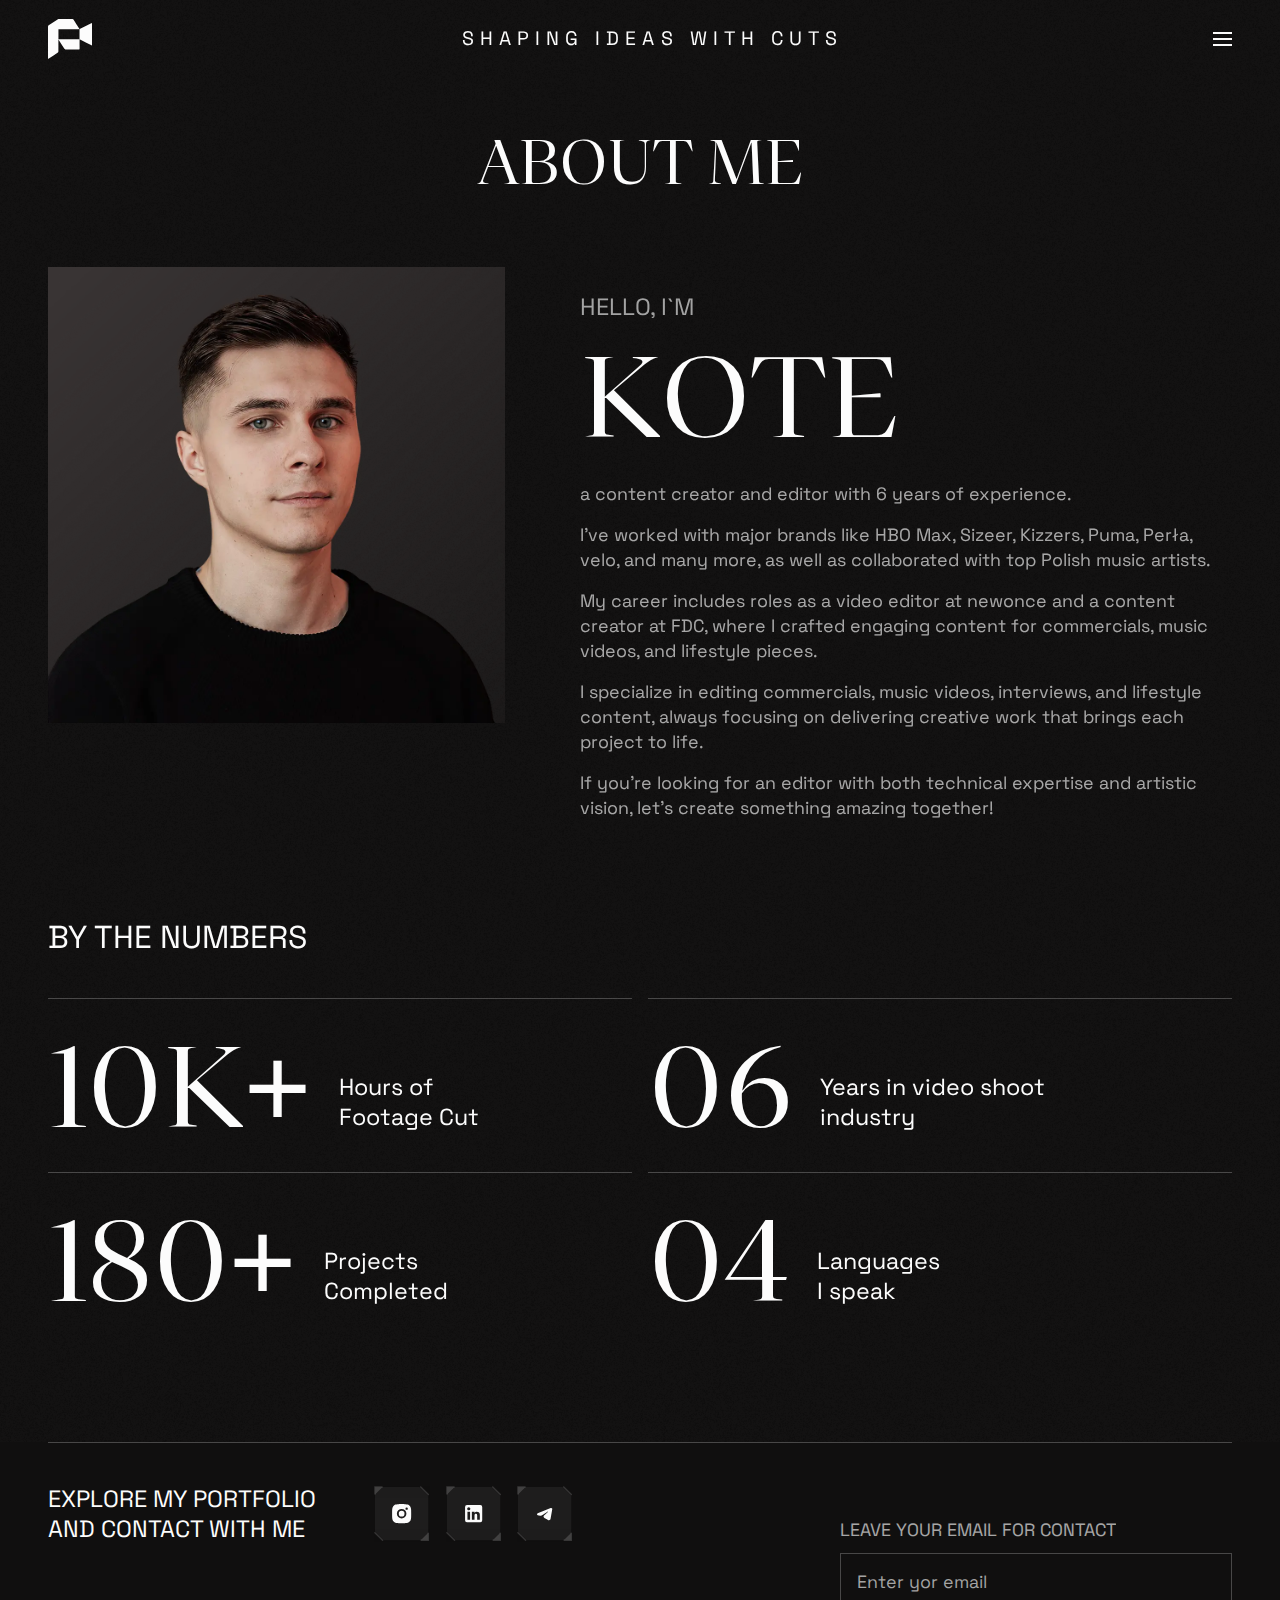
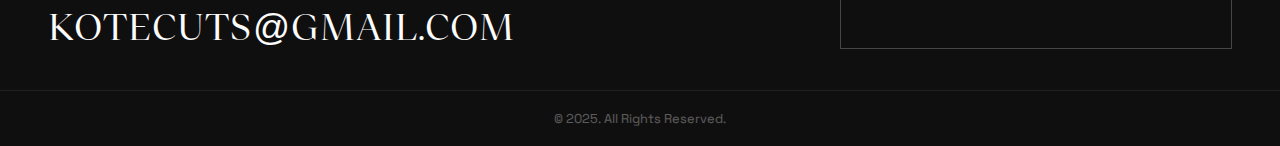
<file: about.html>
<!DOCTYPE html>
<html lang="en">

<head>
    <meta charset="UTF-8">
    <meta name="viewport" content="width=device-width, initial-scale=1.0">
    <link rel="stylesheet" href="css/style.min.css?_v=20250411110507" />
    <link rel="icon" type="image/ico" href="favicon.ico">
    <title>Showreel</title>
    <!-- <script src="https://www.youtube.com/iframe_api?_v=20250411110507"></script> -->
    <script src="https://player.vimeo.com/api/player.js?_v=20250411110507"></script>
</head>

<body>

    <div class="wrapper">
        <header class="header">
    <div class="header__container container">
        <div class="header__body">
            <a href="#" class="header__logo">
                <img src="img/logo.svg" alt="Logo">
            </a>
            <p class="header__text">
                Shaping ideas with cuts
            </p>
            <div class="header__menu-icon">
                <span></span>
            </div>
            <div class="header__menu menu">
                <nav class="menu__body">
                    <ul class="menu__list">
                        <li class="menu__item">
                            <a href="#" class="menu__link">home</a>
                        </li>
                        <li class="menu__item">
                            <a href="#" class="menu__link">porfolio</a>
                        </li>
                        <li class="menu__item">
                            <a href="#" class="menu__link">about</a>
                        </li>
                        <li class="menu__item">
                            <a href="#" class="menu__link">contact</a>
                        </li>
                    </ul>
                </nav>
                <div class="menu__socials socials">
                    <a href="#" class="socials__link">
                        <svg>
                            <use href="img/icons/icons.svg#instagram"></use>
                        </svg>
                    </a>
                    <a href="#" class="socials__link">
                        <svg>
                            <use href="img/icons/icons.svg#linkedin"></use>
                        </svg>
                    </a>
                    <a href="#" class="socials__link">
                        <svg>
                            <use href="img/icons/icons.svg#telegram"></use>
                        </svg>
                    </a>
                </div>
            </div>
        </div>
    </div>
</header>

        <div class="page">

            <section class="about">
                <div class="about__container container">
                    <h1 class="about__title">about me</h1>
                    <div class="about__body">
                        <div class="about__image">
                            <picture><source srcset="img/about/image.webp" type="image/webp"><img src="img/about/image.png" alt="About"></picture>
                        </div>
                        <p class="about__intro">
                            hello, i`m
                        </p>
                        <div class="about__name">
                            Kote
                        </div>
                        <div class="about__text">
                            <p>
                                a content creator and editor with 6 years of experience.
                            </p>
                            <p>
                                I’ve worked with major brands like HBO Max, Sizeer, Kizzers, Puma, Perła, velo, and
                                many
                                more, as well as collaborated with top Polish music artists.
                            </p>
                            <p>
                                My career includes roles as a video editor at newonce and a content creator at FDC,
                                where I crafted engaging content for commercials, music videos, and lifestyle
                                pieces.
                            </p>
                            <p>
                                I specialize in editing commercials, music videos, interviews, and lifestyle
                                content,
                                always focusing on delivering creative work that brings each project to life.
                            </p>
                            <p>
                                If you’re looking for an editor with both technical expertise and artistic vision,
                                let’s
                                create something amazing together!
                            </p>
                        </div>
                    </div>
                </div>
            </section>

            <section class="numbers">
                <div class="numbers__container container">
                    <h2 class="numbers__title">by the numbers</h2>
                    <ul class="numbers__body">
                        <li class="numbers__item">
                            <div class="numbers__value counters"><span data-counter>10</span>K+</div>
                            <div class="numbers__desc">
                                <p>Hours of</p>
                                <p>Footage Cut</p>
                            </div>
                        </li>
                        <li class="numbers__item">
                            <div class="numbers__value counters"><span data-counter>06</span></div>
                            <div class="numbers__desc">
                                <p>Years in video shoot</p>
                                <p>industry</p>
                            </div>
                        </li>
                        <li class="numbers__item">
                            <div class="numbers__value counters"><span data-counter>180</span>+</div>
                            <div class="numbers__desc">
                                <p>Projects</p>
                                <p>Completed</p>
                            </div>
                        </li>
                        <li class="numbers__item">
                            <div class="numbers__value counters"><span data-counter>04</span></div>
                            <div class="numbers__desc">
                                <p>Languages</p>
                                <p>I speak</p>
                            </div>
                        </li>
                    </ul>
                </div>
            </section>

        </div>

        <footer class="footer">
    <div class="footer__container container">
        <div class="footer__body">
            <div class="footer__contacts">
                <div class="footer__socials socials">
                    <p class="socials__text">
                        <span>Explore my portfolio and contact with me</span>
                    </p>
                    <a href="#" class="socials__link">
                        <svg>
                            <use href="img/icons/icons.svg#instagram_footer"></use>
                        </svg>
                    </a>
                    <a href="#" class="socials__link">
                        <svg>
                            <use href="img/icons/icons.svg#linkedin_footer"></use>
                        </svg>
                    </a>
                    <a href="#" class="socials__link">
                        <svg>
                            <use href="img/icons/icons.svg#telegram_footer"></use>
                        </svg>
                    </a>
                </div>
                <a href="#" class="footer__link">kotecuts@gmail.com</a>
            </div>
            <div class="footer__form form-footer">
                <div class="form-footer__title">leave your email for contact <span>incorrect</span></div>
                <div class="form-footer__block">
                    <form action="/#wpcf7-f9-o1" method="post" class="wpcf7-form init" aria-label="Contact form"
                        novalidate="novalidate" data-status="init">
                        <p>
                            <span class="wpcf7-form-control-wrap" data-name="email">
                                <input size="40" maxlength="400" class="wpcf7-form-control wpcf7-text"
                                    aria-invalid="false" placeholder="Enter yor email" value="" type="text"
                                    name="email">
                            </span>
                            <button type="submit">send</button>
                        </p>
                        <div class="wpcf7-response-output" aria-hidden="true"></div>
                    </form>
                </div>
            </div>
        </div>
    </div>
    <p class="footer__rights">© 2025. All Rights Reserved.</p>
    </div>
</footer>
    </div>

    

    <script src="js/app.min.js?_v=20250411110507"></script>
</body>

</html>
</file>
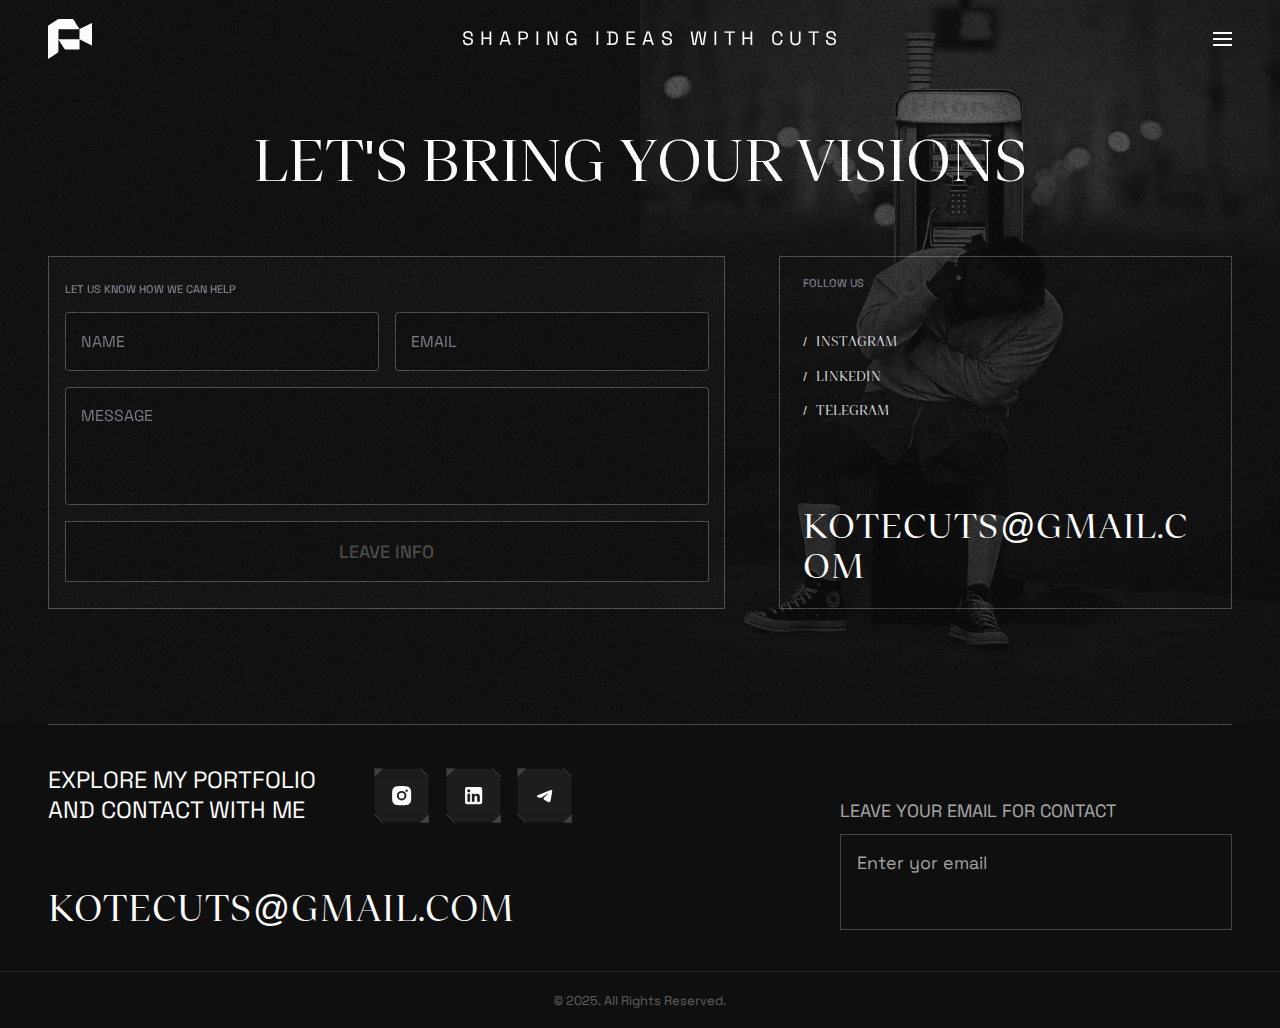
<file: contacts.html>
<!DOCTYPE html>
<html lang="en">

<head>
    <meta charset="UTF-8">
    <meta name="viewport" content="width=device-width, initial-scale=1.0">
    <link rel="stylesheet" href="css/style.min.css?_v=20250411110507" />
    <link rel="icon" type="image/ico" href="favicon.ico">
    <title>Showreel</title>
    <!-- <script src="https://www.youtube.com/iframe_api?_v=20250411110507"></script> -->
    <script src="https://player.vimeo.com/api/player.js?_v=20250411110507"></script>
</head>

<body>

    <div class="wrapper">
        <header class="header">
    <div class="header__container container">
        <div class="header__body">
            <a href="#" class="header__logo">
                <img src="img/logo.svg" alt="Logo">
            </a>
            <p class="header__text">
                Shaping ideas with cuts
            </p>
            <div class="header__menu-icon">
                <span></span>
            </div>
            <div class="header__menu menu">
                <nav class="menu__body">
                    <ul class="menu__list">
                        <li class="menu__item">
                            <a href="#" class="menu__link">home</a>
                        </li>
                        <li class="menu__item">
                            <a href="#" class="menu__link">porfolio</a>
                        </li>
                        <li class="menu__item">
                            <a href="#" class="menu__link">about</a>
                        </li>
                        <li class="menu__item">
                            <a href="#" class="menu__link">contact</a>
                        </li>
                    </ul>
                </nav>
                <div class="menu__socials socials">
                    <a href="#" class="socials__link">
                        <svg>
                            <use href="img/icons/icons.svg#instagram"></use>
                        </svg>
                    </a>
                    <a href="#" class="socials__link">
                        <svg>
                            <use href="img/icons/icons.svg#linkedin"></use>
                        </svg>
                    </a>
                    <a href="#" class="socials__link">
                        <svg>
                            <use href="img/icons/icons.svg#telegram"></use>
                        </svg>
                    </a>
                </div>
            </div>
        </div>
    </div>
</header>

        <div class="page">

            <section class="contacts">
                <div class="contacts__bg">
                    <picture><source srcset="img/contacts/image.webp" type="image/webp"><img src="img/contacts/image.png" alt="Background"></picture>
                </div>
                <div class="contacts__container container">
                    <h1 class="contacts__title">Let's bring your visions</h1>
                    <div class="contacts__body">
                        <div class="contacts__form form">
                            <p class="form__text">
                                let us know how we can help
                            </p>
                            <input type="text" placeholder="NAME" name="user-name">
                            <input type="text" placeholder="email" name="email">
                            <textarea placeholder="message" name="message"></textarea>
                            <button type="submit">leave info</button>
                        </div>
                        <div class="contacts__links links">
                            <p class="links__text">follow us</p>
                            <a href="#" class="links__item">Instagram</a>
                            <a href="#" class="links__item">LinkedIn</a>
                            <a href="#" class="links__item">Telegram</a>
                            <a href="#" class="links__email">kotecuts@gmail.com</a>
                        </div>
                    </div>
                </div>
            </section>

        </div>

        <footer class="footer">
    <div class="footer__container container">
        <div class="footer__body">
            <div class="footer__contacts">
                <div class="footer__socials socials">
                    <p class="socials__text">
                        <span>Explore my portfolio and contact with me</span>
                    </p>
                    <a href="#" class="socials__link">
                        <svg>
                            <use href="img/icons/icons.svg#instagram_footer"></use>
                        </svg>
                    </a>
                    <a href="#" class="socials__link">
                        <svg>
                            <use href="img/icons/icons.svg#linkedin_footer"></use>
                        </svg>
                    </a>
                    <a href="#" class="socials__link">
                        <svg>
                            <use href="img/icons/icons.svg#telegram_footer"></use>
                        </svg>
                    </a>
                </div>
                <a href="#" class="footer__link">kotecuts@gmail.com</a>
            </div>
            <div class="footer__form form-footer">
                <div class="form-footer__title">leave your email for contact <span>incorrect</span></div>
                <div class="form-footer__block">
                    <form action="/#wpcf7-f9-o1" method="post" class="wpcf7-form init" aria-label="Contact form"
                        novalidate="novalidate" data-status="init">
                        <p>
                            <span class="wpcf7-form-control-wrap" data-name="email">
                                <input size="40" maxlength="400" class="wpcf7-form-control wpcf7-text"
                                    aria-invalid="false" placeholder="Enter yor email" value="" type="text"
                                    name="email">
                            </span>
                            <button type="submit">send</button>
                        </p>
                        <div class="wpcf7-response-output" aria-hidden="true"></div>
                    </form>
                </div>
            </div>
        </div>
    </div>
    <p class="footer__rights">© 2025. All Rights Reserved.</p>
    </div>
</footer>
    </div>

    

    <script src="js/app.min.js?_v=20250411110507"></script>
</body>

</html>
</file>
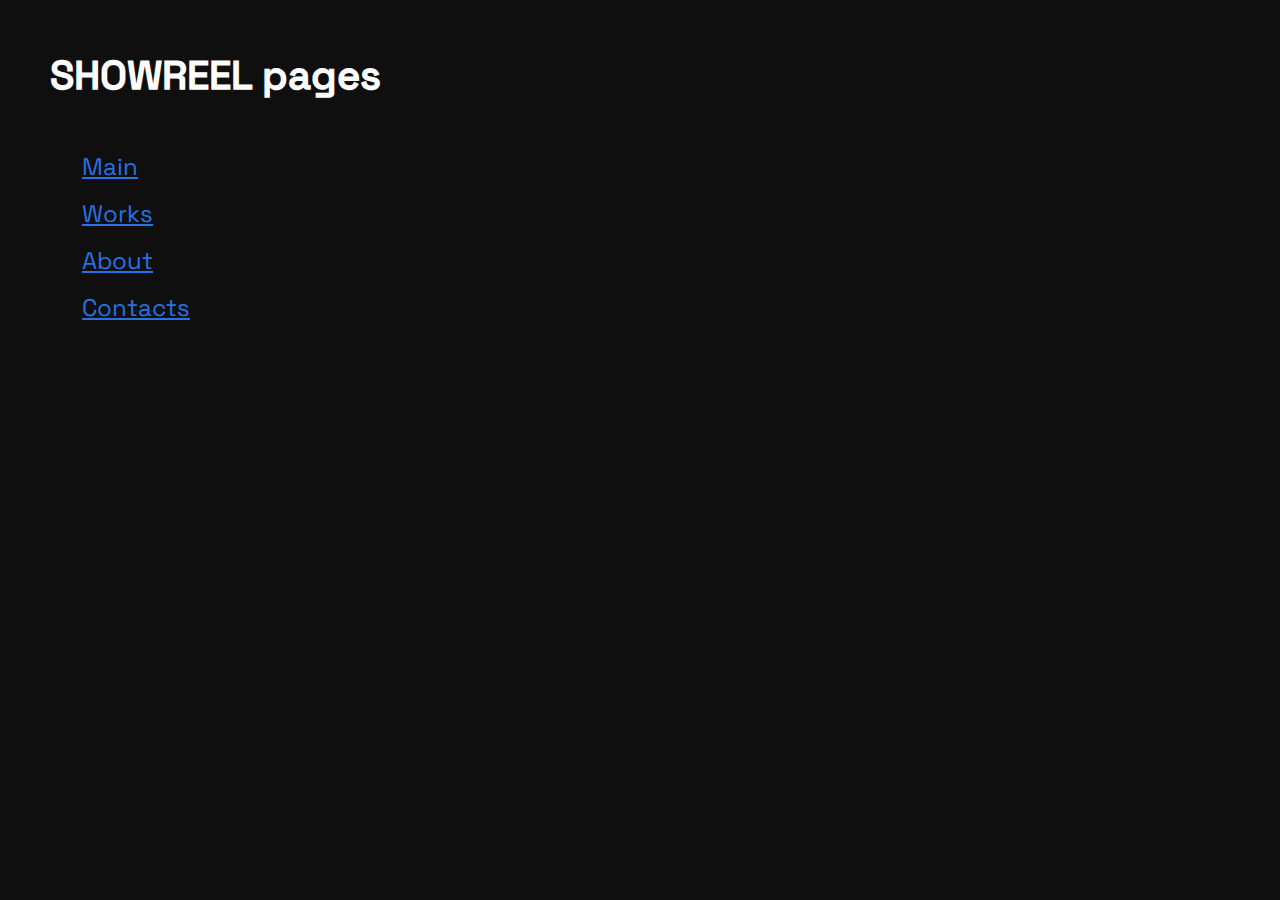
<file: pages.html>
<head>
    <meta charset="UTF-8">
    <meta name="viewport" content="width=device-width, initial-scale=1.0">
    <link rel="stylesheet" href="css/style.min.css?_v=20250411110507" />
    <link rel="icon" type="image/ico" href="favicon.ico">
    <title>showreel</title>
    <!-- <script src="https://www.youtube.com/iframe_api?_v=20250411110507"></script> -->
    <script src="https://player.vimeo.com/api/player.js?_v=20250411110507"></script>
</head>

<body>

    <style>
        body {
            padding: 50px;
        }

        h1 {
            font-size: 40px;
            margin-bottom: 50px;
        }

        a {
            margin-left: 32px;
            display: block;
            font-size: 24px;
            color: #2672e3;
        }

        a:not(:last-child) {
            margin-bottom: 16px;
        }
    </style>

    <h1>SHOWREEL pages</h1>

    <a href="index.html">Main</a>
    <a href="works.html">Works</a>
    <a href="about.html">About</a>
    <a href="contacts.html">Contacts</a>

</body>

</html>
</file>
<file: css/style.min.css>
*{margin:0;padding:0}*,:after,:before{box-sizing:border-box;-moz-box-sizing:border-box;-webkit-box-sizing:border-box}:active,:focus{outline:0}a:active,a:focus{outline:0}aside,footer,header,nav{display:block}button,input,textarea{font-family:inherit;font-size:inherit;font-weight:inherit}input::-ms-clear{display:none}button{cursor:pointer;border:none;background:0 0}button::-moz-focus-inner{padding:0;border:0}img{vertical-align:top}@font-face{font-family:GesturaDisplayTRIAL;font-display:swap;src:url(../fonts/GesturaDisplayTRIAL-Regular.woff2) format("woff2"),url(../fonts/GesturaDisplayTRIAL-Regular.woff) format("woff");font-weight:400;font-style:normal}@font-face{font-family:SpaceGrotesk;font-display:swap;src:url(../fonts/SpaceGrotesk-Medium.woff2) format("woff2"),url(../fonts/SpaceGrotesk-Medium.woff) format("woff");font-weight:500;font-style:normal}@font-face{font-family:SpaceGrotesk;font-display:swap;src:url(../fonts/SpaceGrotesk-Regular.woff2) format("woff2"),url(../fonts/SpaceGrotesk-Regular.woff) format("woff");font-weight:400;font-style:normal}:root{--app-height:100%;--white:#FCFCFC;--black:#100F0F;--yellow:#ECD1AA;--red:#B84B4B;--bg:url("../img/loading.gif") 50%/32px 32px no-repeat;--gestura:"GesturaDisplayTRIAL",sans-serif}body{font-family:SpaceGrotesk,sans-serif;font-weight:400;color:var(--white);background:var(--black);min-height:100vh;min-width:100%;max-width:100vw;overflow-x:hidden;font-size:1vw}body._lock{overflow:hidden}.wrapper{display:flex;flex-direction:column;min-height:100vh;min-width:320px;max-width:100vw;height:100%;position:relative;overflow:hidden}.wrapper::before{content:"";position:absolute;top:0;left:50%;transform:translate(-50%,0);width:105%;height:100%;background:url(../img/noise.webp) repeat;opacity:.42;animation:noise .15s linear infinite;mix-blend-mode:overlay;z-index:10;pointer-events:none}.container{width:100%;margin:0 auto;padding:0 48px}.page{flex:1 1 auto}@keyframes noise{0%{transform:translate(-49%,0)}50%{transform:translate(-51%,0)}100%{transform:translate(-49%,0)}}.header{position:fixed;top:0;left:0;width:100%;z-index:100;transition:all .5s ease;background:rgba(16,15,15,0)}.header.fixed{background:#100f0f}.header__body{display:flex;align-items:center;justify-content:space-between;padding:1.25em 0;gap:16px}.header__logo img{height:2.5em;width:auto}.header__text{font-size:1.25em;text-transform:uppercase;letter-spacing:.3125em;text-align:center}.header__menu-icon{width:1.5em;min-width:1.5em;height:.9375em;display:block;z-index:101;position:relative;cursor:pointer}.header__menu-icon span{position:absolute;top:50%;left:0;transform:translate(0,-50%);width:100%;height:2px;background:var(--white);transition:opacity 0s ease .1s,background .5s ease}.header__menu-icon::before{content:"";position:absolute;left:0;top:0;transform:translate(0,-50%);height:2px;width:100%;background:var(--white);transition:transform .2s ease,top .2s ease .2s,background .5s ease}.header__menu-icon::after{content:"";position:absolute;left:0;top:98%;transform:translate(0,-50%);height:2px;width:100%;background:var(--white);transition:transform .2s ease,top .2s ease .2s,width 0s ease .2s,background .5s ease}.header__menu-icon._active span{opacity:0}.header__menu-icon._active::before{top:50%;transform:translate(0,-50%) rotate(45deg);transition:top .2s ease,transform .2s ease .2s}.header__menu-icon._active::after{top:50%;width:100%;transform:translate(0,-50%) rotate(-45deg);transition:top .2s ease,transform .2s ease .2s,width 0s ease .2s}.menu{position:absolute;top:0;right:0;height:var(--app-height);display:flex;flex-direction:column;padding:7.875em 13.125em 4em 4em;background:rgba(16,15,15,.42);-webkit-backdrop-filter:blur(42px);backdrop-filter:blur(42px);transition:all .5s ease;transform:translate(100%,0);z-index:100;overflow-y:auto;scrollbar-width:none}.menu::before{content:"";position:absolute;top:0;left:50%;transform:translate(-50%,0);width:105%;height:100%;background:url(../img/noise.webp) repeat;opacity:.1;animation:noise .13s linear infinite;mix-blend-mode:overlay;z-index:10;pointer-events:none}.menu::-webkit-scrollbar{width:0;height:0}.menu._active{transform:translate(0,0)}.menu__body{flex:1 1 auto;position:relative;z-index:20}.menu__list{list-style:none;display:flex;flex-direction:column;gap:4em}.menu__link{font-family:var(--gestura);color:var(--white);font-size:3.5em;line-height:.8;text-transform:uppercase;text-decoration:none;transition:all .5s ease}.socials{display:flex;align-items:center;gap:16px;margin-top:64px}.socials__text{font-size:1.5em;text-transform:uppercase;max-width:13.125em}.socials__link{width:3em;height:3em}.socials__link svg{width:100%;height:100%;fill:var(--white);transition:all .5s ease}.main{position:relative;width:100vw;height:var(--app-height);display:flex;flex-direction:column}.main__video{position:absolute;top:0;left:0;width:100%;height:100%}.main__video video{position:absolute;top:0;left:0;width:100%;height:100%;-o-object-fit:cover;object-fit:cover}.main__container{flex:1 1 auto;display:flex;flex-direction:column}.main__body{flex:1 1 auto;position:relative;padding:4.6875em 0;display:flex;flex-direction:column;align-items:center;justify-content:space-between;gap:16px}.main__title{text-align:center;font-family:var(--gestura);font-size:11.25em;line-height:.8;text-transform:uppercase;font-weight:inherit;position:relative;z-index:20}.main__btn{color:var(--white);text-decoration:none;text-transform:uppercase;font-size:1.125em;font-weight:500;border:1px solid var(--white);padding:1em 4.0625em;transition:all .5s ease;background:rgba(16,15,15,.64)}.main__socials{display:flex;flex-direction:column;gap:1em;position:absolute;right:0;top:50%;transform:translate(0,-50%)}.main__social{width:3em;height:3em}.main__social svg{width:100%;height:100%;fill:#f4f4f5;transition:all .5s ease}.range{--range-height:.5em;--thumb-width:1.5em;--thumb-height:1.5em;height:var(--range-height);position:relative;background:rgba(252,252,252,.32)}.range__slider{position:relative;height:100%;z-index:1;margin:0 calc(var(--thumb-width)/ 2)}.range__progress{position:absolute;margin:0 calc(var(--thumb-width)/ -2);z-index:2;left:0;right:100%;top:0;bottom:0;background:var(--white)}.range__thumb{position:absolute;z-index:3;top:50%;left:0;transform:translate(calc(var(--thumb-width)/ -2),-50%);width:var(--thumb-width);height:var(--thumb-height);border-radius:50%;background:var(--white);transition:background .1s linear}.range__thumb.active{background:#3cbb9b}.range input{position:absolute;width:100%;height:var(--range-height);z-index:2;-webkit-appearance:none;opacity:0;cursor:pointer;pointer-events:none}.range input::-webkit-slider-thumb{width:var(--thumb-width);height:var(--thumb-height);border-radius:50%;border:none;-webkit-appearance:none;background:red;pointer-events:all}.range input::-moz-range-thumb{height:var(--thumb-height);width:var(--thumb-width);border-radius:50%;background:red;border:none;pointer-events:all}.range input::-moz-range-track{width:100%;height:var(--range-height);background:#000;border:none;border-radius:3px}.up{position:fixed;bottom:48px;right:48px;width:4.5em;height:4.5em;z-index:50;opacity:0;visibility:hidden;transition:all .5s ease}.up.active{opacity:1;visibility:visible}.up svg{width:100%;height:100%}.works{position:relative;padding-top:8.25em;padding-bottom:6.25em}.works__title{font-family:var(--gestura);font-size:4em;text-transform:uppercase;text-align:center;font-weight:inherit}.works__body{margin-top:4em}.works__grid{display:grid;grid-template-columns:repeat(6,1fr);-moz-column-gap:1.5em;column-gap:1.5em;row-gap:2em}.works__grid .works__item{flex-direction:column}.works__grid .works__item:not(:last-child){border:none;margin-bottom:0;padding-bottom:0}.works__grid .works__item:nth-child(1),.works__grid .works__item:nth-child(2){grid-column:span 3}.works__grid .works__item:nth-child(2){margin-top:4em}.works__grid .works__item:nth-child(1n+3){grid-column:span 2}.works__grid .works__item:nth-child(1n+3) .works__details{display:none}.works__grid .works__video{flex:unset}.works__grid .works__about{flex:unset;flex-direction:row;justify-content:space-between;align-items:center;gap:16px}.works__grid .works__about p{display:none}.works__grid .works__details{flex:unset;margin-top:0}.works__item{display:flex;gap:1.5em;position:relative;z-index:20}.works__item:not(:last-child){margin-bottom:2.625em;padding-bottom:2.625em;border-bottom:1.5px solid rgba(252,252,252,.24)}.works__video{flex:1 1 50%}.works__about{flex:1 1 50%;display:flex;flex-direction:column}.works__about h2{font-size:1.5em;font-weight:500;transition:all .5s ease}.works__about p{font-size:1.125em;opacity:.64;transition:all .5s ease}.works__about p:not(:last-child){margin-top:20px}.works__details{flex:1 1 auto;display:flex;align-items:flex-end;gap:2px;margin-top:24px}.works__number{height:3em;width:3em;min-width:3em;display:flex;align-items:center;justify-content:center;border-radius:50%;border:1px solid rgba(252,252,252,.24);color:rgba(252,252,252,.64)}.works__category{padding:.5em 2em;height:3em;border:1px solid rgba(252,252,252,.24);color:rgba(252,252,252,.64);border-radius:50px;text-transform:uppercase;display:flex;align-items:center;justify-content:center}.works__more{padding:1em;color:var(--white);text-transform:uppercase;text-decoration:none;font-size:1.125em;font-weight:500;border:1.5px solid var(--white);display:flex;align-items:center;justify-content:center;margin-top:2.5625em;transition:all .5s ease}.video{width:100%;position:relative;cursor:none;border:1px solid transparent;transition:border .5s ease;background:var(--bg)}.video.full{position:fixed;width:100%;height:var(--app-height);top:0;left:0;z-index:1000;background:var(--black);border:1px solid transparent!important;display:flex;flex-direction:column}.video.full .video__header{display:flex}.video.full .video__full{flex:1 1 auto;display:flex;align-items:center;justify-content:center}.video.active{cursor:unset}.video.active .video__preview{display:none}.video.active .video__controls{display:flex}.video.loading{position:relative}.video.loading::after{content:"";position:absolute;top:50%;left:50%;transform:translate(-50%,-50%);width:32px;height:32px;background:var(--bg)}.video__preview{position:absolute;width:100%;height:100%;top:0;left:0;display:none;z-index:1}.video__preview video{position:absolute;top:0;left:0;width:100%;height:100%;-o-object-fit:cover;object-fit:cover}.video__full{width:100%;pointer-events:none}.video__full iframe{width:100%;max-width:100%;aspect-ratio:640/360}.video__cursor{position:fixed;width:2.875em;height:2.875em;background:url(../img/icons/icons.svg#cursor) center/cover no-repeat;pointer-events:none;transform:translate(-50%,-50%);z-index:10}.video__header{position:absolute;top:.75em;left:.75em;right:.75em;align-items:center;justify-content:space-between;gap:1em;z-index:1;display:none}.video__name{font-size:1.5em;font-weight:500}.video__close{width:1.5em;height:1.5em}.video__close svg{width:100%;height:100%}.video__controls{position:absolute;bottom:.75em;left:.75em;right:.75em;background:rgba(45,45,45,.65);-webkit-backdrop-filter:blur(5px);backdrop-filter:blur(5px);padding:.5em 1em;display:none;align-items:center;gap:1em}.video__play{width:2em;height:2em}.video__play.play svg:nth-child(1){display:none}.video__play.play svg:nth-child(2){display:block}.video__play svg{width:100%;height:100%}.video__play svg:nth-child(2){display:none}.video__progress{flex:1 1 auto;display:flex;align-items:center;gap:.5em}.video__range{flex:1 1 auto}.video__sound{display:flex;align-items:center;position:relative}.video__sound .range{opacity:0;visibility:hidden;transition:all .5s ease;--thumb-width:0.75em;--thumb-height:0.75em;position:absolute;bottom:100%;left:50%;width:5em;transform:translate(-50%,-1.8em) rotate(-90deg)}.video__sound .range__slider{margin:0}.video__sound .range__thumb{opacity:0}.video__sound .range__progress{margin:0}.video__mute{width:1.5em;height:3em}.video__mute svg{width:100%;height:100%}.video__screen{width:1.5em;height:1.5em}.video__screen svg{width:100%;height:100%}.about{position:relative;padding-top:8.25em;padding-bottom:6.25em;z-index:20}.about__title{font-family:var(--gestura);font-size:4em;text-transform:uppercase;text-align:center;font-weight:inherit}.about__body{margin-top:4.5em;display:grid;grid-template-columns:3.5fr 5fr;grid-template-rows:minmax(0,auto) minmax(0,auto) 1fr;-moz-column-gap:5em;column-gap:5em}.about__image{grid-column:1/2;grid-row:1/4}.about__image img{max-width:100%;height:auto}.about__intro{margin-top:25px;font-size:1.5em;color:#a3a3a3;text-transform:uppercase}.about__name{font-family:var(--gestura);font-size:7.5em;text-transform:uppercase;margin-top:29px;line-height:.8}.about__text{line-height:1.4;font-size:1.125em;margin-top:42px;color:#fcfcfc;opacity:.64}.about__text p:not(:last-child){margin-bottom:16px}.numbers{padding-bottom:8.75em;position:relative;z-index:20}.numbers__title{font-size:2em;font-weight:inherit;text-transform:uppercase}.numbers__body{margin-top:2.625em;display:flex;flex-wrap:wrap;-moz-column-gap:16px;column-gap:16px;row-gap:2.625em}.numbers__item{flex:1 1 45%;padding-top:2.625em;display:flex;align-items:flex-end;gap:2.1875em;border-top:1.5px solid rgba(252,252,252,.24)}.numbers__value{font-family:var(--gestura);font-size:7.5em;line-height:.8}.numbers__desc{font-size:1.5em}.contacts{position:relative;padding-top:8.25em;padding-bottom:7.5em}.contacts__bg{position:absolute;top:0;right:0;height:100%;width:50%}.contacts__bg img{position:absolute;top:0;left:0;width:100%;height:100%;-o-object-fit:cover;object-fit:cover}.contacts__container{position:relative}.contacts__title{font-family:var(--gestura);font-size:3.75em;text-transform:uppercase;text-align:center;font-weight:inherit}.contacts__body{margin-top:4em;display:flex;gap:3.5625em}.form{flex:1 1 60%;background:rgba(252,252,252,.02);border:1.5px solid rgba(252,252,252,.24);-webkit-backdrop-filter:blur(10px);backdrop-filter:blur(10px);padding:2em 1em;display:flex;gap:16px;flex-wrap:wrap}.form input,.form textarea{border:1px solid rgba(252,252,252,.24);background:var(--black);color:var(--white);font-size:1em;border-radius:4px;padding:1.125em 1em}.form input::-moz-placeholder,.form textarea::-moz-placeholder{color:#70707b;text-transform:uppercase}.form input::placeholder,.form textarea::placeholder{color:#70707b;text-transform:uppercase}.form input{flex:1 1 45%}.form textarea{resize:none;flex:1 1 100%;min-height:7.5em}.form button{flex:1 1 100%;background:#100f0f;color:var(--white);border:1px solid #fcfcfc;font-size:1.125em;font-weight:500;text-transform:uppercase;padding:1em;transition:all .5s ease;background:var(--black);pointer-events:none;border:1px solid rgba(252,252,252,.24);color:rgba(252,252,252,.24)}.form button.active{pointer-events:all;border:1px solid #fcfcfc;color:#fcfcfc}.form__text{flex:1 1 100%;font-size:.875em;font-weight:500;color:#70707b;text-transform:uppercase}.links{flex:1 1 40%;border:1.5px solid rgba(252,252,252,.24);padding:1.5em;display:flex;flex-direction:column;align-items:flex-start}.links__text{font-size:.875em;font-weight:500;color:#70707b;margin-bottom:1.75em;text-transform:uppercase}.links__item{text-decoration:none;text-transform:uppercase;font-family:var(--gestura);color:#d1d1d6;transition:all .5s ease}.links__item::before{content:"/";margin-right:.75em}.links__item:not(:first-child){margin-top:1.5em}.links__email{color:var(--white);font-family:var(--gestura);font-size:2.25em;text-decoration:none;transition:all .5s ease;text-transform:uppercase;margin-top:2.125em;letter-spacing:1px;word-break:break-all}.footer{position:relative;background:var(--black);z-index:20}.footer__body{display:flex;justify-content:space-between;align-items:flex-end;gap:36px;padding:2.625em 0;border-top:1px solid rgba(252,252,252,.24)}.footer__contacts{flex:1 1 50%}.footer__socials{margin-top:0}.footer__socials .socials__link{width:3.5em;min-width:3.5em;height:3.5em}.footer__link{display:inline-block;margin-top:62px;font-family:var(--gestura);font-size:2.5em;letter-spacing:1px;text-transform:uppercase;transition:all .5s ease;color:var(--white);text-decoration:none}.footer__form{flex:1 1 50%;max-width:30.625em}.footer__rights{text-align:center;color:var(--white);opacity:.32;padding:20px 0;border-top:1px solid rgba(252,252,252,.24)}.form-footer.error .form-footer__title span{display:block}.form-footer.error .form-footer__block button{background:rgba(252,252,252,.08);color:rgba(236,209,170,.32);pointer-events:none}.form-footer__title{font-size:1.125em;color:#fcfcfc;opacity:.64;margin-bottom:12px;text-transform:uppercase;display:flex;justify-content:space-between;align-items:flex-end;gap:16px}.form-footer__title span{color:var(--red);font-size:1.125em;text-transform:uppercase;display:none}.form-footer__block{display:flex;align-items:center;border:1px solid rgba(252,252,252,.24);padding:6px}.form-footer__block input{flex:1 1 auto;font-size:1.125em;font-weight:inherit;color:var(--white);padding:10px 10px;background:0 0;border:none;width:100%;min-width:200px}.form-footer__block input::-moz-placeholder{color:#a3a3a3}.form-footer__block input::placeholder{color:#a3a3a3}.form-footer__block button{max-width:8.875em;width:100%;font-weight:500;text-transform:uppercase;background:#ecd1aa;color:var(--black);padding:.875em;transition:all .5s ease;opacity:0;visibility:hidden}.form-footer__block button.active{opacity:1;visibility:visible}@media (max-width:1374px){.header__body{padding-block:calc(12px + 8 * (100vw - 320px)/ 1054)}.header__logo img{height:calc(32px + 8 * (100vw - 320px)/ 1054)}.header__text{font-size:calc(.875rem + 6 * (100vw - 20rem)/ 1054)}.menu__link{font-size:calc(2.875rem + 10 * (100vw - 20rem)/ 1054)}.socials__text{font-size:calc(1.25rem + 4 * (100vw - 20rem)/ 1054)}.main__body{padding-bottom:calc(36px + 39 * (100vw - 320px)/ 1054)}.main__title{font-size:calc(3rem + 132 * (100vw - 20rem)/ 1054)}.main__btn{font-size:calc(1.125rem + 0 * (100vw - 20rem)/ 1054)}.main__socials{gap:calc(8px + 8 * (100vw - 320px)/ 1054)}.main__social{width:calc(32px + 16 * (100vw - 320px)/ 1054);height:calc(32px + 16 * (100vw - 320px)/ 1054)}.works{padding-top:calc(80px + 52 * (100vw - 320px)/ 1054);padding-bottom:calc(65px + 35 * (100vw - 320px)/ 1054)}.works__title{font-size:calc(2.25rem + 28 * (100vw - 20rem)/ 1054)}.works__body{margin-top:calc(32px + 32 * (100vw - 320px)/ 1054)}.works__item:not(:last-child){margin-bottom:calc(32px + 10 * (100vw - 320px)/ 1054);padding-bottom:calc(32px + 10 * (100vw - 320px)/ 1054)}.works__about p:not(:last-child){margin-top:calc(16px + 4 * (100vw - 320px)/ 1054)}.works__more{margin-top:calc(32px + 9 * (100vw - 320px)/ 1054)}.video:not(.full) .video__controls{padding-inline:calc(8px + 8 * (100vw - 320px)/ 1054);padding-block:calc(4px + 4 * (100vw - 320px)/ 1054);gap:calc(8px + 8 * (100vw - 320px)/ 1054)}.video:not(.full) .video__play{width:calc(24px + 8 * (100vw - 320px)/ 1054);height:calc(24px + 8 * (100vw - 320px)/ 1054)}.video:not(.full) .video__screen{width:calc(16px + 8 * (100vw - 320px)/ 1054);height:calc(16px + 8 * (100vw - 320px)/ 1054)}.video:not(.full) .video__mute{width:calc(16px + 8 * (100vw - 320px)/ 1054)}.video:not(.full) .video__end,.video:not(.full) .video__start{font-size:calc(.75rem + 4 * (100vw - 20rem)/ 1054)}.video__name{font-size:calc(1rem + 8 * (100vw - 20rem)/ 1054)}.about{padding-top:calc(80px + 52 * (100vw - 320px)/ 1054);padding-bottom:calc(65px + 35 * (100vw - 320px)/ 1054)}.about__title{font-size:calc(2.25rem + 28 * (100vw - 20rem)/ 1054)}.about__body{-moz-column-gap:calc(24px + 56 * (100vw - 320px)/ 1054);column-gap:calc(24px + 56 * (100vw - 320px)/ 1054);margin-top:calc(32px + 40 * (100vw - 320px)/ 1054)}.about__intro{font-size:calc(1.25rem + 4 * (100vw - 20rem)/ 1054)}.about__name{font-size:calc(4rem + 56 * (100vw - 20rem)/ 1054);margin-top:calc(16px + 13 * (100vw - 320px)/ 1054)}.about__text{font-size:calc(1rem + 2 * (100vw - 20rem)/ 1054);margin-top:calc(24px + 18 * (100vw - 320px)/ 1054)}.numbers{padding-bottom:calc(100px + 40 * (100vw - 320px)/ 1054)}.numbers__title{font-size:calc(1.75rem + 4 * (100vw - 20rem)/ 1054)}.numbers__body{margin-top:calc(32px + 10 * (100vw - 320px)/ 1054);row-gap:calc(24px + 18 * (100vw - 320px)/ 1054)}.numbers__item{padding-top:calc(24px + 18 * (100vw - 320px)/ 1054)}.numbers__value{font-size:calc(4rem + 56 * (100vw - 20rem)/ 1054)}.numbers__desc{font-size:calc(1rem + 8 * (100vw - 20rem)/ 1054)}.contacts{padding-top:calc(80px + 52 * (100vw - 320px)/ 1054);padding-bottom:calc(64px + 56 * (100vw - 320px)/ 1054)}.contacts__title{font-size:calc(2.25rem + 24 * (100vw - 20rem)/ 1054)}.contacts__body{gap:calc(24px + 33 * (100vw - 320px)/ 1054);margin-top:calc(32px + 32 * (100vw - 320px)/ 1054)}.form{padding-inline:calc(12px + 4 * (100vw - 320px)/ 1054)}.form input,.form textarea{font-size:calc(.875rem + 2 * (100vw - 20rem)/ 1054)}.form button{font-size:calc(1rem + 2 * (100vw - 20rem)/ 1054)}.links{padding-inline:calc(12px + 12 * (100vw - 320px)/ 1054)}.links__text{margin-bottom:calc(0px + 28 * (100vw - 320px)/ 1054)}.links__email{font-size:calc(1.375rem + 14 * (100vw - 20rem)/ 1054);margin-top:calc(32px + 62 * (100vw - 320px)/ 1054)}.footer__body{padding:calc(30px + 12 * (100vw - 320px)/ 1054) 0}.footer__socials .socials__link{width:calc(48px + 8 * (100vw - 320px)/ 1054);min-width:calc(48px + 8 * (100vw - 320px)/ 1054);height:calc(48px + 8 * (100vw - 320px)/ 1054)}.footer__link{font-size:calc(1.375rem + 16 * (100vw - 20rem)/ 1054)}.footer__rights{padding:calc(12px + 8 * (100vw - 320px)/ 1054) 0}.form-footer__title{font-size:calc(1rem + 2 * (100vw - 20rem)/ 1054)}.form-footer__block input{font-size:calc(1rem + 2 * (100vw - 20rem)/ 1054)}}@media (max-width:1200px){body{font-size:unset}.header__menu-icon{width:24px;min-width:24px;height:15px}.menu{padding:126px 140px 64px 64px}.menu__list{gap:calc(2.625rem + 22 * (100vw - 20rem)/ 1054)}.socials__text{max-width:320px}.socials__link{width:48px;height:48px}.range{--range-height:8px;--thumb-width:24px;--thumb-height:24px}.up{width:72px;height:72px}.works__grid{-moz-column-gap:24px;column-gap:24px;row-gap:32px}.works__grid .works__item:nth-child(2){margin-top:64px}.works__item{gap:24px}.works__about h2{font-size:1.5rem}.works__about p{font-size:1.125rem}.works__number{height:3em;width:3em;min-width:3em}.works__category{padding:8px 32px;height:48px}.works__more{padding:16px}.video__cursor{width:46px;height:46px}.video__header{top:12px;left:12px;right:12px;gap:16px}.video__close{width:24px;height:24px}.video__controls{bottom:12px;left:12px;right:12px;gap:1em;padding:8px 16px}.video__play{width:32px;height:32px}.video__progress{gap:8px}.video__sound .range{--thumb-width:12px;--thumb-height:12px;width:80px;transform:translate(-50%,-30px) rotate(-90deg)}.video__mute{width:24px;height:48px}.video__screen{width:24px;height:24px}.numbers__item{gap:35px}.form{padding-block:32px}.form input,.form textarea{padding:18px 16px}.form textarea{min-height:120px}.form button{padding:16px}.form__text{font-size:.875rem}.links{padding-block:24px}.links__text{margin-bottom:28px}.links__item:not(:first-child){margin-top:24px}.footer__form{max-width:490px}.form-footer__title span{font-size:1.125rem}.form-footer__block button{padding:14px;max-width:142px}}@media (max-width:992px){.container{padding:0 15px}.works__grid{grid-template-columns:1fr;gap:unset}.works__grid .works__item:not(:last-child){margin-bottom:32px;padding-bottom:32px;border-bottom:1px solid rgba(252,252,252,.24)}.works__grid .works__item:nth-child(2){margin-top:0}.works__grid .works__item:nth-child(1n+3) .works__details{display:flex}.works__grid .works__about{flex-direction:column;align-items:flex-start;gap:unset}.works__grid .works__about p{display:block}.works__grid .works__details{margin-top:24px}.works__item{flex-direction:column;gap:12px}.video{cursor:unset}.contacts__bg{top:unset;bottom:0;width:100%;height:50%}.contacts__body{flex-direction:column}}@media (max-width:768px){.socials{flex-wrap:wrap}.socials__text{flex:1 1 100%;max-width:unset;text-align:center;display:flex;justify-content:center}.socials__text span{display:block;max-width:calc(260px + 20 * (100vw - 320px)/ 1054)}.about__body{grid-template-columns:1fr;grid-template-rows:repeat(4,auto)}.about__image{grid-column:unset;grid-row:unset;order:3;margin-top:24px}.about__intro{order:1;margin-top:0}.about__name{order:2;margin-top:16px}.about__text{order:4;margin-top:24px}.numbers__body{flex-direction:column}.numbers__item{justify-content:space-between}.numbers__desc{text-align:right}.footer__body{flex-direction:column;align-items:stretch}.footer__contacts{display:flex;flex-direction:column;align-items:center}.footer__socials{justify-content:center}.footer__link{margin-top:28px}.footer__form{max-width:unset}.form-footer__title{flex-direction:column;align-items:center;text-align:center}}@media (max-width:576px){.header__text{letter-spacing:2px}.menu{width:100vw;padding:126px 32px 32px}.main__socials{display:none}.contacts__title{max-width:320px;margin:0 auto}.links__text{margin-bottom:0}.links__email{margin-top:32px}}@media (any-hover:hover){.header__menu-icon:hover span,.header__menu-icon:hover::after,.header__menu-icon:hover::before{background:var(--yellow)}.menu__link:hover{color:var(--yellow)}.socials__link:hover svg{fill:var(--yellow)}.main__btn:hover{color:var(--yellow);border:1px solid var(--yellow)}.main__social:hover svg{fill:var(--yellow)}.works__item:hover .works__about h2,.works__item:hover .works__about p{color:var(--yellow)}.works__item:hover .works__video{border:1px solid var(--yellow)}.works__more:hover{color:var(--yellow);border:1px solid var(--yellow)}.video:not(.active):hover .video__preview{display:block}.video__sound:hover .range{opacity:1;visibility:visible}.form button:hover{color:var(--yellow);border:1px solid var(--yellow)}.links__item:hover{color:var(--yellow)}.links__email:hover{color:var(--yellow)}.footer__link:hover{color:var(--yellow)}.form-footer__block button:hover{background:rgba(252,252,252,.08);color:rgba(236,209,170,.32)}}
</file>
